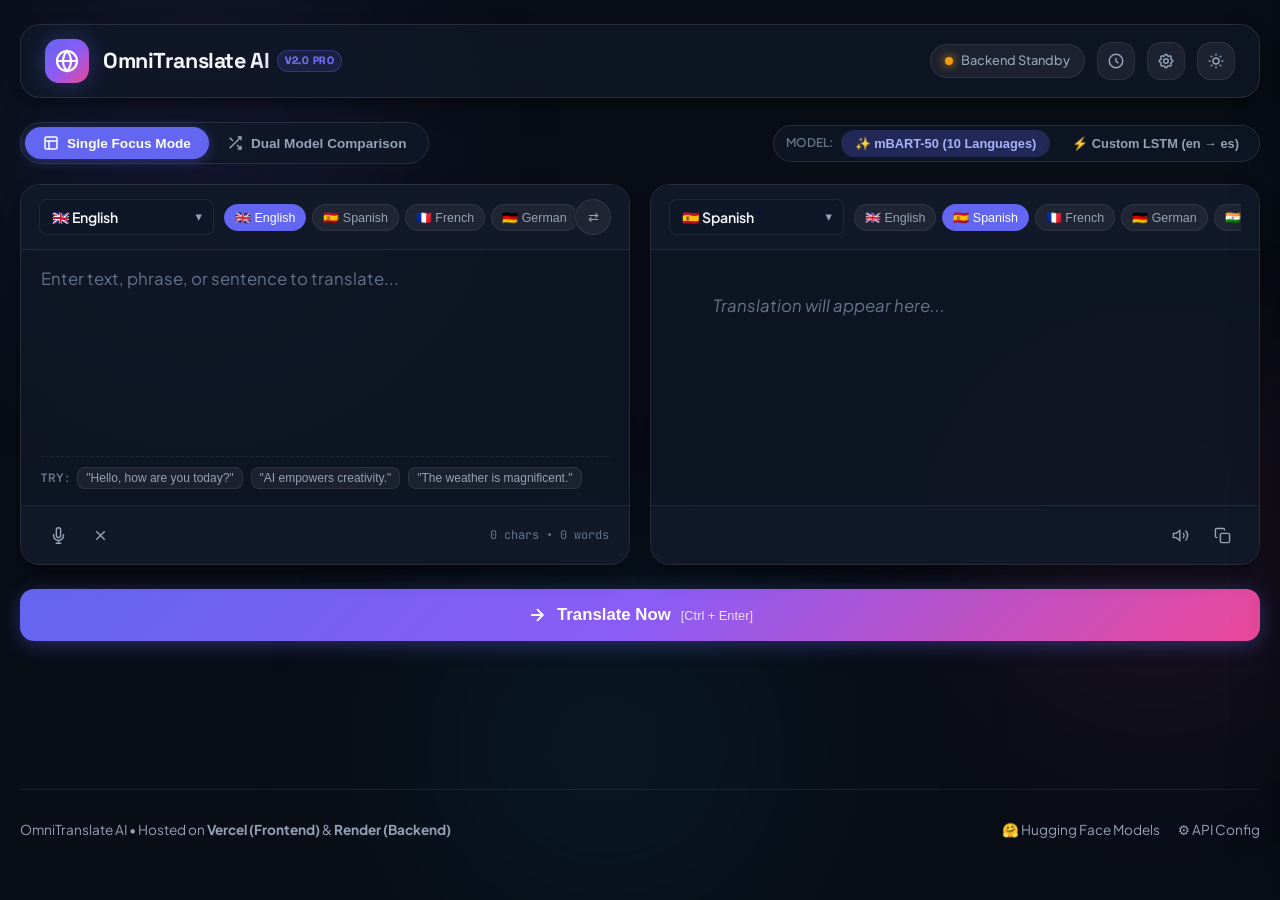
<file: frontend/index.html>
<!DOCTYPE html>
<html lang="en" data-theme="dark">
<head>
  <meta charset="UTF-8">
  <meta name="viewport" content="width=device-width, initial-scale=1.0">
  <title>OmniTranslate AI — Dual-Engine Neural Machine Translator</title>
  <meta name="description" content="Next-generation multi-language neural translation platform comparing custom Seq2Seq LSTM and fine-tuned mBART-50 transformer models. Built for Vercel and Render deployment.">
  <link rel="icon" type="image/svg+xml" href="assets/favicon.svg">
  <link rel="preconnect" href="https://fonts.googleapis.com">
  <link rel="preconnect" href="https://fonts.gstatic.com" crossorigin>
  <link rel="stylesheet" href="css/style.css?v=2.1">
</head>
<body>

  <!-- Ambient Glowing Background Elements -->
  <div class="ambient-mesh" aria-hidden="true">
    <div class="mesh-circle-1"></div>
    <div class="mesh-circle-2"></div>
    <div class="mesh-circle-3"></div>
  </div>

  <div class="app-container">
    
    <!-- Top Navigation & Brand Header -->
    <header class="app-header">
      <div class="brand-section">
        <div class="brand-logo" aria-hidden="true">
          <svg viewBox="0 0 24 24" fill="none" stroke="currentColor" stroke-width="2.2">
            <path d="M12 2a10 10 0 100 20 10 10 0 000-20z"/>
            <path d="M2 12h20M12 2a15.3 15.3 0 014 10 15.3 15.3 0 01-4 10 15.3 15.3 0 01-4-10 15.3 15.3 0 014-10z"/>
          </svg>
        </div>
        <div>
          <h1 class="brand-title">
            OmniTranslate AI
            <span class="brand-tag">v2.0 Pro</span>
          </h1>
        </div>
      </div>

      <div class="header-actions">
        <!-- Live Backend Status Pill -->
        <div class="backend-status-pill" id="backend-status-pill" onclick="openSettingsModal()" title="Click to configure backend API endpoint">
          <div class="status-dot online" id="backend-status-dot"></div>
          <span id="backend-status-text">Backend Live</span>
        </div>

        <!-- History Drawer Button -->
        <button class="btn-icon" id="btn-toggle-history" onclick="toggleHistoryDrawer(true)" title="Translation History">
          <svg viewBox="0 0 24 24" fill="none" stroke="currentColor" stroke-width="2">
            <path d="M12 8v4l3 3m6-3a9 9 0 11-18 0 9 9 0 0118 0z"/>
          </svg>
        </button>

        <!-- Backend Settings Modal Button -->
        <button class="btn-icon" id="btn-open-settings" onclick="openSettingsModal()" title="API & Backend Settings">
          <svg viewBox="0 0 24 24" fill="none" stroke="currentColor" stroke-width="2">
            <path d="M10.325 4.317c.426-1.756 2.924-1.756 3.35 0a1.724 1.724 0 002.573 1.066c1.543-.94 3.31.826 2.37 2.37a1.724 1.724 0 001.065 2.572c1.756.426 1.756 2.924 0 3.35a1.724 1.724 0 00-1.066 2.573c.94 1.543-.826 3.31-2.37 2.37a1.724 1.724 0 00-2.572 1.065c-.426 1.756-2.924 1.756-3.35 0a1.724 1.724 0 00-2.573-1.066c-1.543.94-3.31-.826-2.37-2.37a1.724 1.724 0 00-1.065-2.572c-1.756-.426-1.756-2.924 0-3.35a1.724 1.724 0 001.066-2.573c-.94-1.543.826-3.31 2.37-2.37.996.608 2.296.07 2.572-1.065z"/>
            <circle cx="12" cy="12" r="3"/>
          </svg>
        </button>

        <!-- Theme Toggle Button -->
        <button class="btn-icon" id="btn-toggle-theme" onclick="toggleTheme()" title="Toggle Dark/Light Mode">
          <svg id="theme-toggle-icon" viewBox="0 0 24 24" fill="none" stroke="currentColor" stroke-width="2">
            <path d="M12 3v1m0 16v1m9-9h-1M4 12H3m15.364 6.364l-.707-.707M6.343 6.343l-.707-.707m12.728 0l-.707.707M6.343 17.657l-.707.707M16 12a4 4 0 11-8 0 4 4 0 018 0z" stroke-linecap="round"/>
          </svg>
        </button>
      </div>
    </header>

    <!-- Workspace Controls Bar -->
    <div class="view-mode-bar">
      <!-- Mode Switcher -->
      <div class="mode-pills" role="tablist">
        <button class="mode-pill active" id="mode-unified-btn" onclick="setViewMode('unified')">
          <svg width="16" height="16" viewBox="0 0 24 24" fill="none" stroke="currentColor" stroke-width="2.2">
            <rect x="3" y="3" width="18" height="18" rx="2"/>
            <path d="M3 9h18M9 21V9"/>
          </svg>
          Single Focus Mode
        </button>
        <button class="mode-pill" id="mode-comparison-btn" onclick="setViewMode('comparison')">
          <svg width="16" height="16" viewBox="0 0 24 24" fill="none" stroke="currentColor" stroke-width="2.2">
            <path d="M16 3h5v5M4 20L21 3M21 16v5h-5M15 15l6 6M4 4l5 5"/>
          </svg>
          Dual Model Comparison
        </button>
      </div>

      <!-- Engine Selector (Unified Mode only) -->
      <div class="engine-selector-pill" id="engine-selector-pill">
        <span style="font-size: 0.75rem; color: var(--text-subtle); font-weight: 600; padding-left: 6px;">MODEL:</span>
        <button class="engine-option active" data-engine="mbart" onclick="setEngine('mbart')">
          ✨ mBART-50 (10 Languages)
        </button>
        <button class="engine-option" id="engine-custom-opt" data-engine="custom" onclick="setEngine('custom')">
          ⚡ Custom LSTM (en → es)
        </button>
      </div>
    </div>

    <!-- ==================== UNIFIED WORKBENCH ==================== -->
    <main id="unified-workbench">
      <div class="workbench-container">
        
        <!-- Source Input Card -->
        <section class="workbench-card" aria-label="Source Text Input">
          <div class="card-topbar">
            <div class="lang-select-group">
              <div class="lang-dropdown-wrapper">
                <select id="source-lang-select" class="lang-select" aria-label="Select source language"></select>
              </div>
              <div class="quick-lang-chips" id="source-chips-container"></div>
            </div>
            <button class="swap-button" id="btn-swap-languages" onclick="swapLanguages()" title="Swap Source & Target Languages (Alt + S)">
              ⇄
            </button>
          </div>

          <div class="card-content-area">
            <textarea
              id="source-text-input"
              class="translation-textarea"
              placeholder="Enter text, phrase, or sentence to translate..."
              maxlength="1000"
              spellcheck="false"
              aria-label="Text to translate"
            ></textarea>

            <!-- Sample Prompts -->
            <div class="sample-prompts">
              <span class="sample-prompts-label">Try:</span>
              <button type="button" class="sample-tag" onclick="loadSample('Hello, how are you today?')">"Hello, how are you today?"</button>
              <button type="button" class="sample-tag" onclick="loadSample('Artificial intelligence empowers human creativity.')">"AI empowers creativity."</button>
              <button type="button" class="sample-tag" onclick="loadSample('The weather is absolutely magnificent.')">"The weather is magnificent."</button>
            </div>
          </div>

          <div class="card-bottombar">
            <div class="action-tools-left">
              <button class="tool-btn" id="btn-voice-input" onclick="toggleSpeechRecognition()" title="Voice Input (Speech-to-Text)">
                <svg viewBox="0 0 24 24" fill="none" stroke="currentColor" stroke-width="2">
                  <path d="M12 1a3 3 0 00-3 3v8a3 3 0 006 0V4a3 3 0 00-3-3z"/>
                  <path d="M19 10v2a7 7 0 01-14 0v-2M12 19v4m-4 0h8"/>
                </svg>
              </button>
              <button class="tool-btn" id="btn-clear-source" onclick="clearSourceText()" title="Clear Text (Esc)">
                <svg viewBox="0 0 24 24" fill="none" stroke="currentColor" stroke-width="2">
                  <line x1="18" y1="6" x2="6" y2="18"/>
                  <line x1="6" y1="6" x2="18" y2="18"/>
                </svg>
              </button>
            </div>
            <div class="action-tools-right">
              <span class="counter-badge" id="source-char-counter">0 chars • 0 words</span>
            </div>
          </div>
        </section>

        <!-- Target Output Card -->
        <section class="workbench-card" aria-label="Target Translation Output">
          <div class="card-topbar">
            <div class="lang-select-group">
              <div class="lang-dropdown-wrapper">
                <select id="target-lang-select" class="lang-select" aria-label="Select target language"></select>
              </div>
              <div class="quick-lang-chips" id="target-chips-container"></div>
            </div>
          </div>

          <div class="card-content-area">
            <div id="target-translation-output" class="translation-output empty" aria-live="polite">
              Translation will appear here...
            </div>
          </div>

          <div class="card-bottombar">
            <div class="action-tools-left">
              <div class="latency-badge" id="unified-latency-badge" style="display: none;">
                ⚡ 0ms
              </div>
            </div>
            <div class="action-tools-right" id="target-action-tools">
              <button class="tool-btn" id="btn-speak-target" onclick="speakText('target-translation-output', state.targetLang)" title="Listen to Translation (Audio)">
                <svg viewBox="0 0 24 24" fill="none" stroke="currentColor" stroke-width="2">
                  <polygon points="11 5 6 9 2 9 2 15 6 15 11 19 11 5"/>
                  <path d="M19.07 4.93a10 10 0 010 14.14M15.54 8.46a5 5 0 010 7.07"/>
                </svg>
              </button>
              <button class="tool-btn" id="btn-copy-target" onclick="copyText('target-translation-output')" title="Copy Translation to Clipboard">
                <svg viewBox="0 0 24 24" fill="none" stroke="currentColor" stroke-width="2">
                  <rect x="9" y="9" width="13" height="13" rx="2" ry="2"/>
                  <path d="M5 15H4a2 2 0 01-2-2V4a2 2 0 012-2h9a2 2 0 012 2v1"/>
                </svg>
              </button>
            </div>
          </div>
        </section>
      </div>

      <!-- Action Button -->
      <button class="btn-translate-main" id="btn-translate-main" onclick="executeTranslation()">
        <svg width="20" height="20" viewBox="0 0 24 24" fill="none" stroke="currentColor" stroke-width="2.2">
          <path d="M5 12h14M12 5l7 7-7 7"/>
        </svg>
        Translate Now <span style="font-size: 0.8rem; opacity: 0.8; font-weight: 500;">[Ctrl + Enter]</span>
      </button>
    </main>

    <!-- ==================== DUAL MODEL COMPARISON VIEW ==================== -->
    <div id="comparison-container" class="comparison-container">
      
      <!-- Source Box in Comparison Mode -->
      <div class="comparison-source-box">
        <div style="display: flex; align-items: center; justify-content: space-between; margin-bottom: 12px;">
          <div style="display: flex; align-items: center; gap: 10px;">
            <div class="lang-dropdown-wrapper">
              <select id="comp-source-select" class="lang-select"></select>
            </div>
            <span style="color: var(--text-muted); font-weight: 700;">→</span>
            <div class="lang-dropdown-wrapper">
              <select id="comp-target-select" class="lang-select"></select>
            </div>
          </div>
          <span class="counter-badge">Comparison Mode</span>
        </div>

        <textarea
          id="comp-source-text-input"
          class="translation-textarea"
          style="min-height: 100px; border: 1px solid var(--border-subtle); border-radius: var(--radius-sm); padding: 12px; background: var(--bg-input);"
          placeholder="Enter English sentence to compare Custom LSTM model vs mBART-50..."
          maxlength="500"
        ></textarea>
        
        <div id="comp-custom-warning" style="display: none; font-size: 0.8rem; color: var(--accent-amber); margin-top: 8px;">
          ⚠️ Note: Custom Seq2Seq LSTM currently evaluates English (en_US) to Spanish (es_ES).
        </div>

        <button class="btn-translate-main" id="btn-translate-comp" style="margin-top: 14px; margin-bottom: 0;" onclick="executeTranslation()">
          Compare Models Side-by-Side
        </button>
      </div>

      <!-- Comparison 2-Column Grid -->
      <div class="comparison-grid">
        
        <!-- Custom Seq2Seq Model -->
        <div class="comparison-card custom">
          <div class="comp-header">
            <div>
              <div class="comp-title">
                <span>🔧 Custom Model</span>
                <span class="comp-badge custom">Seq2Seq LSTM</span>
              </div>
              <div style="font-size: 0.78rem; color: var(--text-subtle); margin-top: 3px;">
                Trained PyTorch Encoder-Decoder Architecture
              </div>
            </div>
            <div class="latency-badge" id="comp-custom-latency">--</div>
          </div>

          <div class="comp-body" id="comp-custom-output">
            Translation will appear here after comparing...
          </div>

          <div class="comp-footer">
            <span style="font-size: 0.75rem; color: var(--text-muted);">Pair: en_US → es_ES</span>
            <button class="tool-btn" onclick="copyText('comp-custom-output')" title="Copy Custom Translation">
              <svg viewBox="0 0 24 24" fill="none" stroke="currentColor" stroke-width="2">
                <rect x="9" y="9" width="13" height="13" rx="2" ry="2"/>
                <path d="M5 15H4a2 2 0 01-2-2V4a2 2 0 012-2h9a2 2 0 012 2v1"/>
              </svg>
            </button>
          </div>
        </div>

        <!-- mBART-50 Model -->
        <div class="comparison-card mbart">
          <div class="comp-header">
            <div>
              <div class="comp-title">
                <span>🤖 mBART-50</span>
                <span class="comp-badge mbart">Fine-tuned Transformer</span>
              </div>
              <div style="font-size: 0.78rem; color: var(--text-subtle); margin-top: 3px;">
                State-of-the-Art 50-Language Foundation Model
              </div>
            </div>
            <div class="latency-badge" id="comp-mbart-latency">--</div>
          </div>

          <div class="comp-body" id="comp-mbart-output">
            Translation will appear here after comparing...
          </div>

          <div class="comp-footer">
            <span style="font-size: 0.75rem; color: var(--text-muted);">Full 10-Language Mesh</span>
            <button class="tool-btn" onclick="copyText('comp-mbart-output')" title="Copy mBART Translation">
              <svg viewBox="0 0 24 24" fill="none" stroke="currentColor" stroke-width="2">
                <rect x="9" y="9" width="13" height="13" rx="2" ry="2"/>
                <path d="M5 15H4a2 2 0 01-2-2V4a2 2 0 012-2h9a2 2 0 012 2v1"/>
              </svg>
            </button>
          </div>
        </div>

      </div>
    </div>

    <!-- Footer -->
    <footer class="app-footer">
      <div>
        <span>OmniTranslate AI • Hosted on <strong>Vercel (Frontend)</strong> & <strong>Render (Backend)</strong></span>
      </div>
      <div class="footer-links">
        <a href="https://huggingface.co/ashishprajapati2006/translator-model" target="_blank" rel="noopener noreferrer" class="footer-link">🤗 Hugging Face Models</a>
        <a href="#" onclick="openSettingsModal(); return false;" class="footer-link">⚙️ API Config</a>
      </div>
    </footer>

  </div>

  <!-- ==================== HISTORY DRAWER ==================== -->
  <div class="drawer-backdrop" id="drawer-backdrop" onclick="toggleHistoryDrawer(false)"></div>
  <aside class="drawer-panel" id="history-drawer" aria-label="Translation History">
    <div class="drawer-header">
      <div class="drawer-title">
        <svg width="20" height="20" viewBox="0 0 24 24" fill="none" stroke="currentColor" stroke-width="2">
          <path d="M12 8v4l3 3m6-3a9 9 0 11-18 0 9 9 0 0118 0z"/>
        </svg>
        <span>Recent Translations</span>
      </div>
      <div style="display: flex; gap: 8px;">
        <button class="btn-icon" onclick="clearAllHistory()" title="Clear all history">
          <svg viewBox="0 0 24 24" fill="none" stroke="currentColor" stroke-width="2">
            <polyline points="3 6 5 6 21 6"/>
            <path d="M19 6v14a2 2 0 01-2 2H7a2 2 0 01-2-2V6m3 0V4a2 2 0 012-2h4a2 2 0 012 2v2"/>
          </svg>
        </button>
        <button class="btn-icon" onclick="toggleHistoryDrawer(false)" title="Close Drawer">
          <svg viewBox="0 0 24 24" fill="none" stroke="currentColor" stroke-width="2">
            <line x1="18" y1="6" x2="6" y2="18"/>
            <line x1="6" y1="6" x2="18" y2="18"/>
          </svg>
        </button>
      </div>
    </div>
    <div class="drawer-content" id="history-items-container"></div>
  </aside>

  <!-- ==================== BACKEND SETTINGS MODAL ==================== -->
  <div class="modal-overlay" id="settings-modal" role="dialog" aria-modal="true">
    <div class="modal-card">
      <div class="modal-header">
        <h2 class="modal-title">⚙️ Backend API Configuration</h2>
        <button class="btn-icon" onclick="closeSettingsModal()">
          <svg viewBox="0 0 24 24" fill="none" stroke="currentColor" stroke-width="2">
            <line x1="18" y1="6" x2="6" y2="18"/>
            <line x1="6" y1="6" x2="18" y2="18"/>
          </svg>
        </button>
      </div>

      <div class="form-group">
        <label class="form-label" for="backend-url-input">Render Web Service Base URL</label>
        <input
          type="url"
          id="backend-url-input"
          class="form-input"
          placeholder="https://multi-language-translator.onrender.com"
        >
        <p class="form-hint">
          When deploying frontend on <strong>Vercel</strong> and backend on <strong>Render</strong>, enter your live Render URL here. For local development, use <code>http://localhost:5000</code>.
        </p>
      </div>

      <div id="backend-test-result" style="display: none; margin-bottom: 16px; font-size: 0.85rem; font-weight: 600;"></div>

      <div style="display: flex; gap: 10px; justify-content: flex-end;">
        <button type="button" class="mode-pill" style="border: 1px solid var(--border-subtle);" onclick="testBackendUrl()">
          Ping & Test
        </button>
        <button type="button" class="btn-translate-main" style="width: auto; padding: 10px 20px; margin-bottom: 0;" onclick="saveSettings()">
          Save URL
        </button>
      </div>
    </div>
  </div>

  <!-- Toast Notification Container -->
  <div class="toast-container" id="toast-container" aria-live="polite"></div>

  <!-- Scripts -->
  <script src="js/config.js"></script>
  <script src="js/api.js"></script>
  <script src="js/app.js"></script>
</body>
</html>
</file>
<file: frontend/css/style.css>
/* ==========================================================================
   NEURAL TRANSLATE - DESIGN SYSTEM & STYLESHEET
   ========================================================================== */

@import url('https://fonts.googleapis.com/css2?family=Plus+Jakarta+Sans:wght@300;400;500;600;700;800&family=JetBrains+Mono:wght@400;500;600&family=Space+Grotesk:wght@500;600;700&display=swap');

:root {
  /* Color Palette - Dark Theme (Default) */
  --bg-app: #090d16;
  --bg-surface: #111827;
  --bg-card: rgba(17, 24, 39, 0.75);
  --bg-card-hover: rgba(30, 41, 59, 0.85);
  --bg-input: rgba(15, 23, 42, 0.65);
  --bg-pill: rgba(255, 255, 255, 0.06);
  --bg-pill-hover: rgba(255, 255, 255, 0.12);
  --bg-pill-active: rgba(99, 102, 241, 0.25);

  --text-main: #f8fafc;
  --text-muted: #94a3b8;
  --text-subtle: #64748b;
  --text-inverse: #0f172a;

  --border-subtle: rgba(255, 255, 255, 0.08);
  --border-focus: #6366f1;
  --border-card: rgba(255, 255, 255, 0.1);

  /* Accents & Brand Gradients */
  --primary: #6366f1;
  --primary-hover: #4f46e5;
  --secondary: #8b5cf6;
  --accent-pink: #ec4899;
  --accent-amber: #f59e0b;
  --accent-emerald: #10b981;
  --accent-cyan: #06b6d4;

  --grad-brand: linear-gradient(135deg, #6366f1 0%, #8b5cf6 50%, #ec4899 100%);
  --grad-mbart: linear-gradient(135deg, #3b82f6 0%, #6366f1 100%);
  --grad-custom: linear-gradient(135deg, #f97316 0%, #ef4444 100%);
  --grad-glass: linear-gradient(135deg, rgba(255, 255, 255, 0.05) 0%, rgba(255, 255, 255, 0.01) 100%);

  /* Shadows & Glows */
  --shadow-sm: 0 2px 8px rgba(0, 0, 0, 0.3);
  --shadow-md: 0 10px 25px -5px rgba(0, 0, 0, 0.4), 0 8px 10px -6px rgba(0, 0, 0, 0.3);
  --shadow-lg: 0 20px 40px -15px rgba(0, 0, 0, 0.6);
  --glow-primary: 0 0 25px rgba(99, 102, 241, 0.35);
  --glow-cyan: 0 0 25px rgba(6, 182, 212, 0.35);

  /* Geometry & Transition */
  --radius-sm: 8px;
  --radius-md: 14px;
  --radius-lg: 20px;
  --radius-full: 9999px;
  --transition: all 0.25s cubic-bezier(0.16, 1, 0.3, 1);
}

/* Light Theme Variables */
[data-theme="light"] {
  --bg-app: #f1f5f9;
  --bg-surface: #ffffff;
  --bg-card: rgba(255, 255, 255, 0.9);
  --bg-card-hover: #ffffff;
  --bg-input: #f8fafc;
  --bg-pill: rgba(0, 0, 0, 0.04);
  --bg-pill-hover: rgba(0, 0, 0, 0.08);
  --bg-pill-active: rgba(99, 102, 241, 0.15);

  --text-main: #0f172a;
  --text-muted: #475569;
  --text-subtle: #94a3b8;
  --text-inverse: #ffffff;

  --border-subtle: rgba(0, 0, 0, 0.08);
  --border-focus: #4f46e5;
  --border-card: rgba(0, 0, 0, 0.06);

  --shadow-sm: 0 2px 6px rgba(0, 0, 0, 0.05);
  --shadow-md: 0 10px 25px -5px rgba(0, 0, 0, 0.08);
  --shadow-lg: 0 20px 35px -10px rgba(99, 102, 241, 0.12);
  --glow-primary: 0 0 20px rgba(99, 102, 241, 0.15);
}

/* Base Reset */
*, *::before, *::after {
  box-sizing: border-box;
  margin: 0;
  padding: 0;
}

html, body {
  min-height: 100vh;
  font-family: 'Plus Jakarta Sans', system-ui, -apple-system, sans-serif;
  background-color: var(--bg-app);
  color: var(--text-main);
  line-height: 1.5;
  overflow-x: hidden;
  transition: background-color 0.3s ease, color 0.3s ease;
}

/* Ambient Background Mesh */
.ambient-mesh {
  position: fixed;
  inset: 0;
  pointer-events: none;
  z-index: 0;
  overflow: hidden;
  opacity: 0.6;
}

.mesh-circle-1 {
  position: absolute;
  top: -150px;
  left: -100px;
  width: 600px;
  height: 600px;
  border-radius: 50%;
  background: radial-gradient(circle, rgba(99, 102, 241, 0.25) 0%, transparent 70%);
  filter: blur(80px);
}

.mesh-circle-2 {
  position: absolute;
  top: 30%;
  right: -150px;
  width: 550px;
  height: 550px;
  border-radius: 50%;
  background: radial-gradient(circle, rgba(236, 72, 153, 0.18) 0%, transparent 70%);
  filter: blur(80px);
}

.mesh-circle-3 {
  position: absolute;
  bottom: -100px;
  left: 20%;
  width: 700px;
  height: 500px;
  border-radius: 50%;
  background: radial-gradient(circle, rgba(6, 182, 212, 0.15) 0%, transparent 70%);
  filter: blur(90px);
}

/* App Container */
.app-container {
  position: relative;
  z-index: 1;
  max-width: 1320px;
  margin: 0 auto;
  padding: 24px 20px 60px;
  display: flex;
  flex-direction: column;
  min-height: 100vh;
}

/* ==========================================================================
   HEADER / NAVBAR
   ========================================================================== */
.app-header {
  display: flex;
  align-items: center;
  justify-content: space-between;
  padding: 14px 24px;
  background: var(--bg-card);
  backdrop-filter: blur(16px);
  -webkit-backdrop-filter: blur(16px);
  border: 1px solid var(--border-card);
  border-radius: var(--radius-lg);
  box-shadow: var(--shadow-md);
  margin-bottom: 24px;
}

.brand-section {
  display: flex;
  align-items: center;
  gap: 14px;
}

.brand-logo {
  width: 44px;
  height: 44px;
  border-radius: var(--radius-md);
  background: var(--grad-brand);
  display: flex;
  align-items: center;
  justify-content: center;
  box-shadow: var(--glow-primary);
}

.brand-logo svg {
  width: 24px;
  height: 24px;
  color: #ffffff;
}

.brand-title {
  font-family: 'Space Grotesk', sans-serif;
  font-size: 1.35rem;
  font-weight: 700;
  letter-spacing: -0.02em;
  background: linear-gradient(135deg, var(--text-main) 60%, var(--primary) 100%);
  -webkit-background-clip: text;
  -webkit-text-fill-color: transparent;
  display: flex;
  align-items: center;
  gap: 8px;
}

.brand-tag {
  font-size: 0.65rem;
  font-weight: 700;
  padding: 2px 7px;
  border-radius: var(--radius-full);
  background: rgba(99, 102, 241, 0.15);
  color: var(--primary);
  border: 1px solid rgba(99, 102, 241, 0.3);
  text-transform: uppercase;
  letter-spacing: 0.05em;
  -webkit-text-fill-color: var(--primary);
}

/* Header Controls & Status */
.header-actions {
  display: flex;
  align-items: center;
  gap: 12px;
}

/* Backend Status Pill */
.backend-status-pill {
  display: flex;
  align-items: center;
  gap: 8px;
  padding: 6px 14px;
  border-radius: var(--radius-full);
  background: var(--bg-pill);
  border: 1px solid var(--border-subtle);
  font-size: 0.8rem;
  font-weight: 500;
  color: var(--text-muted);
  cursor: pointer;
  transition: var(--transition);
}

.backend-status-pill:hover {
  background: var(--bg-pill-hover);
  border-color: rgba(255, 255, 255, 0.2);
}

.status-dot {
  width: 8px;
  height: 8px;
  border-radius: 50%;
  background: #94a3b8;
  position: relative;
}

.status-dot.online {
  background: var(--accent-emerald);
  box-shadow: 0 0 10px var(--accent-emerald);
}

.status-dot.online::after {
  content: '';
  position: absolute;
  inset: -3px;
  border-radius: 50%;
  background: var(--accent-emerald);
  opacity: 0.4;
  animation: pulseDot 2s infinite;
}

.status-dot.coldstart {
  background: var(--accent-amber);
  box-shadow: 0 0 10px var(--accent-amber);
  animation: pulseDot 1.2s infinite;
}

.status-dot.offline {
  background: #ef4444;
}

@keyframes pulseDot {
  0% { transform: scale(1); opacity: 0.6; }
  50% { transform: scale(1.8); opacity: 0; }
  100% { transform: scale(1); opacity: 0.6; }
}

/* Icon Buttons */
.btn-icon {
  width: 38px;
  height: 38px;
  border-radius: var(--radius-md);
  background: var(--bg-pill);
  border: 1px solid var(--border-subtle);
  color: var(--text-muted);
  display: flex;
  align-items: center;
  justify-content: center;
  cursor: pointer;
  transition: var(--transition);
}

.btn-icon:hover {
  background: var(--bg-pill-hover);
  color: var(--text-main);
  transform: translateY(-1px);
}

.btn-icon svg {
  width: 18px;
  height: 18px;
}

/* ==========================================================================
   MODE SWITCHER & HERO
   ========================================================================== */
.view-mode-bar {
  display: flex;
  align-items: center;
  justify-content: space-between;
  flex-wrap: wrap;
  gap: 16px;
  margin-bottom: 20px;
}

.mode-pills {
  display: inline-flex;
  padding: 4px;
  background: var(--bg-card);
  backdrop-filter: blur(12px);
  border: 1px solid var(--border-card);
  border-radius: var(--radius-full);
}

.mode-pill {
  padding: 8px 18px;
  border-radius: var(--radius-full);
  font-size: 0.85rem;
  font-weight: 600;
  color: var(--text-muted);
  border: none;
  background: transparent;
  cursor: pointer;
  display: flex;
  align-items: center;
  gap: 8px;
  transition: var(--transition);
}

.mode-pill.active {
  background: var(--primary);
  color: #ffffff;
  box-shadow: 0 2px 12px rgba(99, 102, 241, 0.4);
}

.mode-pill:hover:not(.active) {
  color: var(--text-main);
}

.engine-selector-pill {
  display: flex;
  align-items: center;
  gap: 8px;
  background: var(--bg-card);
  padding: 4px 6px;
  border-radius: var(--radius-full);
  border: 1px solid var(--border-card);
}

.engine-option {
  padding: 6px 14px;
  font-size: 0.8rem;
  font-weight: 600;
  color: var(--text-muted);
  background: transparent;
  border: none;
  border-radius: var(--radius-full);
  cursor: pointer;
  display: flex;
  align-items: center;
  gap: 6px;
  transition: var(--transition);
}

.engine-option.active {
  background: var(--bg-pill-active);
  color: var(--primary);
}

[data-theme="dark"] .engine-option.active {
  color: #a5b4fc;
}

/* ==========================================================================
   TRANSLATION WORKBENCH
   ========================================================================== */
.workbench-container {
  display: grid;
  grid-template-columns: 1fr 1fr;
  gap: 20px;
  margin-bottom: 24px;
}

.workbench-card {
  background: var(--bg-card);
  backdrop-filter: blur(16px);
  -webkit-backdrop-filter: blur(16px);
  border: 1px solid var(--border-card);
  border-radius: var(--radius-lg);
  box-shadow: var(--shadow-md);
  display: flex;
  flex-direction: column;
  overflow: hidden;
  position: relative;
  transition: var(--transition);
}

.workbench-card:focus-within {
  border-color: rgba(99, 102, 241, 0.4);
  box-shadow: var(--shadow-lg), var(--glow-primary);
}

/* Card Header & Language Selection */
.card-topbar {
  display: flex;
  align-items: center;
  justify-content: space-between;
  padding: 14px 18px;
  border-bottom: 1px solid var(--border-subtle);
  background: var(--bg-surface);
}

.lang-select-group {
  display: flex;
  align-items: center;
  gap: 10px;
  flex: 1;
  min-width: 0;
}

.lang-dropdown-wrapper {
  position: relative;
  flex: 0 0 175px;
  width: 175px;
  min-width: 175px;
}

.lang-select {
  width: 175px;
  min-width: 175px;
  padding: 8px 28px 8px 12px;
  border-radius: var(--radius-sm);
  background: var(--bg-input);
  border: 1px solid var(--border-subtle);
  color: var(--text-main);
  font-family: inherit;
  font-size: 0.88rem;
  font-weight: 600;
  cursor: pointer;
  appearance: none;
  transition: var(--transition);
  white-space: nowrap;
  overflow: hidden;
  text-overflow: ellipsis;
}

.lang-select:hover {
  border-color: var(--primary);
}

.lang-select:focus {
  outline: none;
  border-color: var(--primary);
  box-shadow: 0 0 0 3px rgba(99, 102, 241, 0.2);
}

.lang-dropdown-wrapper::after {
  content: '▾';
  position: absolute;
  right: 12px;
  top: 50%;
  transform: translateY(-50%);
  pointer-events: none;
  color: var(--text-muted);
  font-size: 0.8rem;
}

/* Quick language pills */
.quick-lang-chips {
  display: flex;
  align-items: center;
  gap: 6px;
  overflow-x: auto;
  scrollbar-width: none;
  flex: 1;
  min-width: 0;
}

.quick-lang-chips::-webkit-scrollbar {
  display: none;
}

.chip {
  padding: 5px 10px;
  font-size: 0.78rem;
  font-weight: 500;
  border-radius: var(--radius-full);
  background: var(--bg-pill);
  border: 1px solid var(--border-subtle);
  color: var(--text-muted);
  cursor: pointer;
  white-space: nowrap;
  transition: var(--transition);
}

.chip:hover {
  background: var(--bg-pill-hover);
  color: var(--text-main);
}

.chip.active {
  background: var(--primary);
  color: #ffffff;
  border-color: var(--primary);
}

/* Swap Button */
.swap-button {
  width: 36px;
  height: 36px;
  border-radius: 50%;
  background: var(--bg-pill);
  border: 1px solid var(--border-subtle);
  color: var(--text-muted);
  display: flex;
  align-items: center;
  justify-content: center;
  cursor: pointer;
  transition: transform 0.4s cubic-bezier(0.34, 1.56, 0.64, 1), background 0.2s;
}

.swap-button:hover {
  background: var(--primary);
  color: #ffffff;
  transform: rotate(180deg) scale(1.05);
}

/* Textarea Body */
.card-content-area {
  flex: 1;
  padding: 16px 20px;
  display: flex;
  flex-direction: column;
  min-height: 220px;
  position: relative;
}

.translation-textarea {
  width: 100%;
  height: 100%;
  min-height: 180px;
  background: transparent;
  border: none;
  resize: none;
  font-family: inherit;
  font-size: 1.05rem;
  color: var(--text-main);
  line-height: 1.6;
}

.translation-textarea:focus {
  outline: none;
}

.translation-textarea::placeholder {
  color: var(--text-subtle);
}

.translation-output {
  width: 100%;
  min-height: 180px;
  font-size: 1.05rem;
  line-height: 1.6;
  color: var(--text-main);
  white-space: pre-wrap;
  word-break: break-word;
  user-select: text;
}

.translation-output.empty {
  color: var(--text-subtle);
  font-style: italic;
}

/* Sample phrase chips */
.sample-prompts {
  display: flex;
  align-items: center;
  gap: 8px;
  flex-wrap: wrap;
  margin-top: 10px;
  padding-top: 10px;
  border-top: 1px dashed var(--border-subtle);
}

.sample-prompts-label {
  font-size: 0.72rem;
  text-transform: uppercase;
  font-weight: 700;
  letter-spacing: 0.05em;
  color: var(--text-subtle);
}

.sample-tag {
  font-size: 0.75rem;
  padding: 3px 8px;
  border-radius: var(--radius-sm);
  background: var(--bg-pill);
  border: 1px solid var(--border-subtle);
  color: var(--text-muted);
  cursor: pointer;
  transition: var(--transition);
}

.sample-tag:hover {
  background: var(--bg-pill-hover);
  color: var(--primary);
  border-color: var(--primary);
}

/* Bottom Action Bar */
.card-bottombar {
  display: flex;
  align-items: center;
  justify-content: space-between;
  padding: 12px 20px;
  border-top: 1px solid var(--border-subtle);
  background: var(--bg-surface);
}

.action-tools-left, .action-tools-right {
  display: flex;
  align-items: center;
  gap: 8px;
}

.tool-btn {
  width: 34px;
  height: 34px;
  border-radius: var(--radius-sm);
  background: transparent;
  border: 1px solid transparent;
  color: var(--text-muted);
  display: flex;
  align-items: center;
  justify-content: center;
  cursor: pointer;
  transition: var(--transition);
  position: relative;
}

.tool-btn:hover {
  background: var(--bg-pill);
  color: var(--text-main);
  border-color: var(--border-subtle);
}

.tool-btn svg {
  width: 17px;
  height: 17px;
}

.tool-btn.listening {
  color: #ef4444;
  background: rgba(239, 68, 68, 0.15);
  border-color: rgba(239, 68, 68, 0.4);
  animation: pulseRecording 1.5s infinite;
}

@keyframes pulseRecording {
  0% { transform: scale(1); box-shadow: 0 0 0 0 rgba(239, 68, 68, 0.4); }
  70% { transform: scale(1.05); box-shadow: 0 0 0 8px rgba(239, 68, 68, 0); }
  100% { transform: scale(1); box-shadow: 0 0 0 0 rgba(239, 68, 68, 0); }
}

.tool-btn.speaking {
  color: var(--primary);
  background: var(--bg-pill-active);
  animation: pulseDot 1.2s infinite;
}

.counter-badge {
  font-family: 'JetBrains Mono', monospace;
  font-size: 0.75rem;
  color: var(--text-subtle);
}

.latency-badge {
  font-family: 'JetBrains Mono', monospace;
  font-size: 0.75rem;
  padding: 3px 8px;
  border-radius: var(--radius-full);
  background: rgba(16, 185, 129, 0.12);
  color: var(--accent-emerald);
  border: 1px solid rgba(16, 185, 129, 0.25);
  display: flex;
  align-items: center;
  gap: 4px;
}

/* Translate Main Button */
.btn-translate-main {
  display: flex;
  align-items: center;
  justify-content: center;
  gap: 10px;
  width: 100%;
  padding: 16px 24px;
  border-radius: var(--radius-md);
  background: var(--grad-brand);
  color: #ffffff;
  font-size: 1.05rem;
  font-weight: 700;
  border: none;
  cursor: pointer;
  box-shadow: 0 4px 20px rgba(99, 102, 241, 0.35);
  transition: var(--transition);
  margin-bottom: 24px;
}

.btn-translate-main:hover {
  transform: translateY(-2px);
  box-shadow: 0 8px 30px rgba(99, 102, 241, 0.5);
}

.btn-translate-main:active {
  transform: translateY(0);
}

.btn-translate-main:disabled {
  opacity: 0.6;
  cursor: not-allowed;
  transform: none;
}

.btn-translate-main .spinner {
  width: 20px;
  height: 20px;
  border: 2px solid rgba(255, 255, 255, 0.3);
  border-top-color: #ffffff;
  border-radius: 50%;
  animation: spin 0.8s linear infinite;
}

/* ==========================================================================
   DUAL COMPARISON VIEW
   ========================================================================== */
.comparison-container {
  display: none;
  margin-bottom: 24px;
}

.comparison-container.active {
  display: block;
}

.comparison-source-box {
  background: var(--bg-card);
  backdrop-filter: blur(16px);
  border: 1px solid var(--border-card);
  border-radius: var(--radius-lg);
  box-shadow: var(--shadow-md);
  padding: 20px;
  margin-bottom: 20px;
}

.comparison-grid {
  display: grid;
  grid-template-columns: 1fr 1fr;
  gap: 20px;
}

.comparison-card {
  background: var(--bg-card);
  backdrop-filter: blur(16px);
  border: 1px solid var(--border-card);
  border-radius: var(--radius-lg);
  box-shadow: var(--shadow-md);
  padding: 24px;
  display: flex;
  flex-direction: column;
  position: relative;
  overflow: hidden;
  transition: var(--transition);
}

.comparison-card.custom {
  border-top: 4px solid #f97316;
}

.comparison-card.mbart {
  border-top: 4px solid #3b82f6;
}

.comp-header {
  display: flex;
  align-items: center;
  justify-content: space-between;
  margin-bottom: 16px;
  padding-bottom: 12px;
  border-bottom: 1px solid var(--border-subtle);
}

.comp-title {
  font-size: 1.15rem;
  font-weight: 700;
  display: flex;
  align-items: center;
  gap: 8px;
}

.comp-badge {
  font-size: 0.7rem;
  font-weight: 700;
  padding: 4px 8px;
  border-radius: var(--radius-sm);
  text-transform: uppercase;
  letter-spacing: 0.05em;
}

.comp-badge.custom {
  background: rgba(249, 115, 22, 0.15);
  color: #f97316;
}

.comp-badge.mbart {
  background: rgba(59, 130, 246, 0.15);
  color: #3b82f6;
}

.comp-body {
  flex: 1;
  font-size: 1rem;
  line-height: 1.6;
  min-height: 130px;
  color: var(--text-main);
  white-space: pre-wrap;
}

.comp-footer {
  display: flex;
  align-items: center;
  justify-content: space-between;
  margin-top: 16px;
  padding-top: 12px;
  border-top: 1px solid var(--border-subtle);
}

/* ==========================================================================
   SHIMMER SKELETON LOADER
   ========================================================================== */
.skeleton-line {
  height: 18px;
  border-radius: 4px;
  background: linear-gradient(90deg, var(--bg-pill) 25%, var(--bg-pill-hover) 50%, var(--bg-pill) 75%);
  background-size: 200% 100%;
  animation: shimmer 1.5s infinite;
  margin-bottom: 12px;
}

.skeleton-line.short { width: 45%; }
.skeleton-line.medium { width: 75%; }
.skeleton-line.long { width: 95%; }

@keyframes shimmer {
  0% { background-position: 200% 0; }
  100% { background-position: -200% 0; }
}

@keyframes spin {
  to { transform: rotate(360deg); }
}

/* ==========================================================================
   DRAWER (HISTORY) & MODALS
   ========================================================================== */
.drawer-backdrop {
  position: fixed;
  inset: 0;
  background: rgba(0, 0, 0, 0.6);
  backdrop-filter: blur(4px);
  z-index: 99;
  opacity: 0;
  pointer-events: none;
  transition: opacity 0.3s ease;
}

.drawer-backdrop.active {
  opacity: 1;
  pointer-events: auto;
}

.drawer-panel {
  position: fixed;
  top: 0;
  right: -420px;
  width: 400px;
  max-width: 90vw;
  height: 100vh;
  background: var(--bg-surface);
  border-left: 1px solid var(--border-card);
  box-shadow: -10px 0 40px rgba(0, 0, 0, 0.5);
  z-index: 100;
  display: flex;
  flex-direction: column;
  transition: right 0.35s cubic-bezier(0.16, 1, 0.3, 1);
}

.drawer-panel.active {
  right: 0;
}

.drawer-header {
  padding: 20px 24px;
  display: flex;
  align-items: center;
  justify-content: space-between;
  border-bottom: 1px solid var(--border-subtle);
}

.drawer-title {
  font-family: 'Space Grotesk', sans-serif;
  font-size: 1.2rem;
  font-weight: 700;
  display: flex;
  align-items: center;
  gap: 8px;
}

.drawer-content {
  flex: 1;
  overflow-y: auto;
  padding: 20px;
  display: flex;
  flex-direction: column;
  gap: 12px;
}

.history-item {
  background: var(--bg-card);
  border: 1px solid var(--border-subtle);
  border-radius: var(--radius-md);
  padding: 14px;
  cursor: pointer;
  transition: var(--transition);
}

.history-item:hover {
  border-color: var(--primary);
  background: var(--bg-card-hover);
}

.history-meta {
  display: flex;
  align-items: center;
  justify-content: space-between;
  margin-bottom: 8px;
  font-size: 0.75rem;
  color: var(--text-muted);
}

.history-source {
  font-weight: 600;
  color: var(--text-main);
  margin-bottom: 4px;
  font-size: 0.9rem;
}

.history-translation {
  color: var(--primary);
  font-size: 0.85rem;
}

/* Modal Dialog */
.modal-overlay {
  position: fixed;
  inset: 0;
  background: rgba(0, 0, 0, 0.65);
  backdrop-filter: blur(6px);
  z-index: 200;
  display: flex;
  align-items: center;
  justify-content: center;
  padding: 20px;
  opacity: 0;
  pointer-events: none;
  transition: opacity 0.25s ease;
}

.modal-overlay.active {
  opacity: 1;
  pointer-events: auto;
}

.modal-card {
  background: var(--bg-surface);
  border: 1px solid var(--border-card);
  border-radius: var(--radius-lg);
  box-shadow: var(--shadow-lg);
  width: 100%;
  max-width: 520px;
  padding: 28px;
  transform: scale(0.95);
  transition: transform 0.25s cubic-bezier(0.16, 1, 0.3, 1);
}

.modal-overlay.active .modal-card {
  transform: scale(1);
}

.modal-header {
  display: flex;
  align-items: center;
  justify-content: space-between;
  margin-bottom: 20px;
}

.modal-title {
  font-family: 'Space Grotesk', sans-serif;
  font-size: 1.3rem;
  font-weight: 700;
}

.form-group {
  margin-bottom: 18px;
}

.form-label {
  display: block;
  font-size: 0.85rem;
  font-weight: 600;
  margin-bottom: 8px;
  color: var(--text-muted);
}

.form-input {
  width: 100%;
  padding: 10px 14px;
  border-radius: var(--radius-sm);
  background: var(--bg-input);
  border: 1px solid var(--border-subtle);
  color: var(--text-main);
  font-family: inherit;
  font-size: 0.95rem;
}

.form-input:focus {
  outline: none;
  border-color: var(--primary);
  box-shadow: 0 0 0 3px rgba(99, 102, 241, 0.2);
}

.form-hint {
  font-size: 0.78rem;
  color: var(--text-subtle);
  margin-top: 6px;
  line-height: 1.4;
}

/* ==========================================================================
   TOAST NOTIFICATIONS
   ========================================================================== */
.toast-container {
  position: fixed;
  bottom: 24px;
  right: 24px;
  z-index: 300;
  display: flex;
  flex-direction: column;
  gap: 10px;
  pointer-events: none;
}

.toast {
  pointer-events: auto;
  background: var(--bg-surface);
  color: var(--text-main);
  border: 1px solid var(--border-card);
  padding: 12px 20px;
  border-radius: var(--radius-md);
  box-shadow: var(--shadow-lg);
  display: flex;
  align-items: center;
  gap: 10px;
  font-size: 0.9rem;
  font-weight: 500;
  transform: translateY(20px);
  opacity: 0;
  transition: all 0.3s cubic-bezier(0.16, 1, 0.3, 1);
}

.toast.show {
  transform: translateY(0);
  opacity: 1;
}

.toast.success { border-left: 4px solid var(--accent-emerald); }
.toast.error { border-left: 4px solid #ef4444; }
.toast.info { border-left: 4px solid var(--primary); }

/* ==========================================================================
   FOOTER
   ========================================================================== */
.app-footer {
  margin-top: auto;
  padding-top: 30px;
  border-top: 1px solid var(--border-subtle);
  display: flex;
  align-items: center;
  justify-content: space-between;
  flex-wrap: wrap;
  gap: 16px;
  font-size: 0.85rem;
  color: var(--text-muted);
}

.footer-links {
  display: flex;
  align-items: center;
  gap: 18px;
}

.footer-link {
  color: var(--text-muted);
  text-decoration: none;
  transition: var(--transition);
}

.footer-link:hover {
  color: var(--primary);
}

/* ==========================================================================
   RESPONSIVE QUERIES
   ========================================================================== */
@media (max-width: 900px) {
  .workbench-container,
  .comparison-grid {
    grid-template-columns: 1fr;
  }

  .app-header {
    flex-direction: column;
    align-items: flex-start;
    gap: 14px;
  }

  .header-actions {
    width: 100%;
    justify-content: space-between;
  }

  .card-content-area {
    min-height: 160px;
  }
}
</file>
